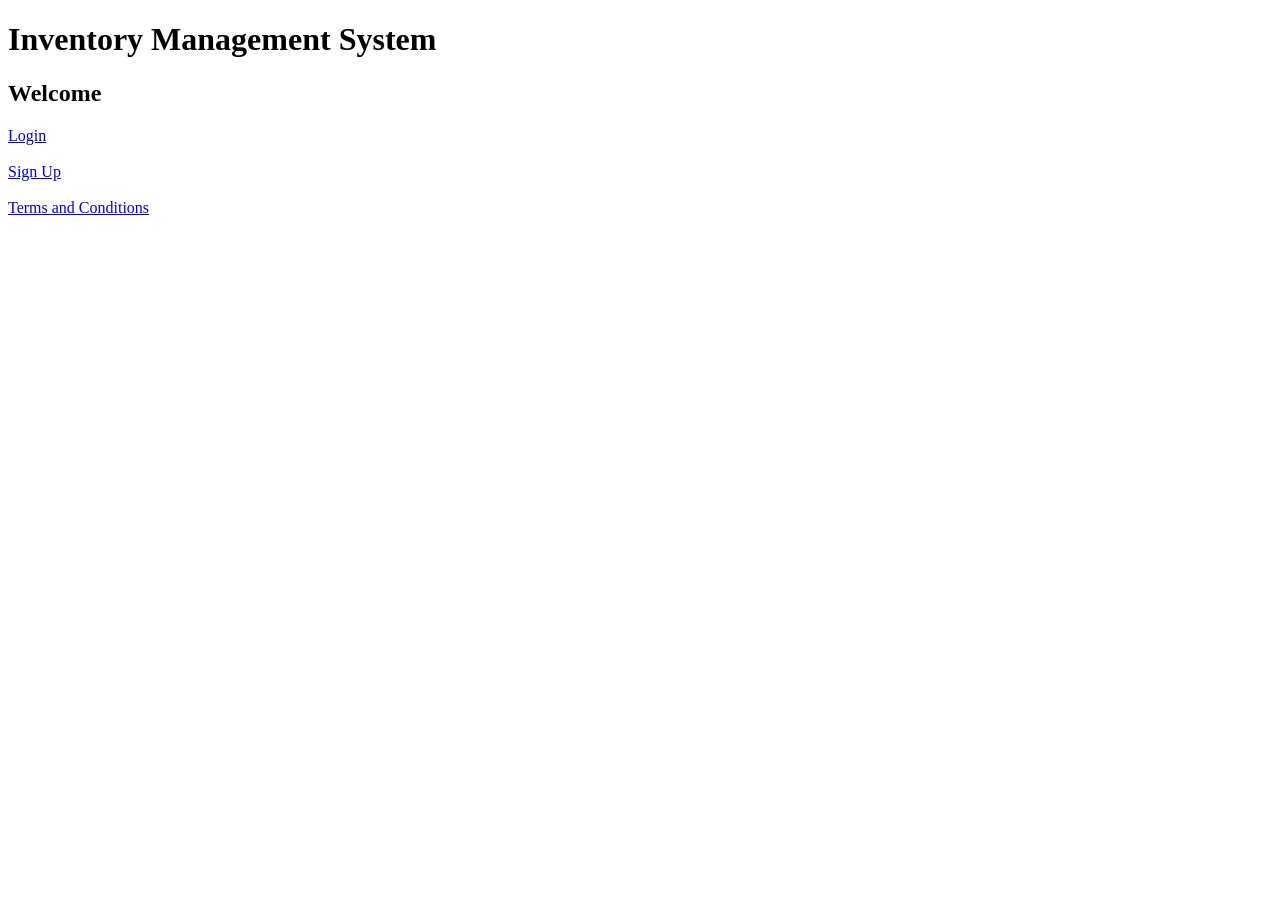
<file: index.html>
<!DOCTYPE html>
<html>
<head>
    <title>Inventory Management System</title>
</head>

<body>

    <h1>Inventory Management System</h1>

    <h2>Welcome</h2>

    <nav>
        <a href="dashboard.html">Login</a>
        <br><br>

        <a href="#">Sign Up</a>
        <br><br>

        <a href="#">Terms and Conditions</a>
    </nav>

</body>
</html>
</file>
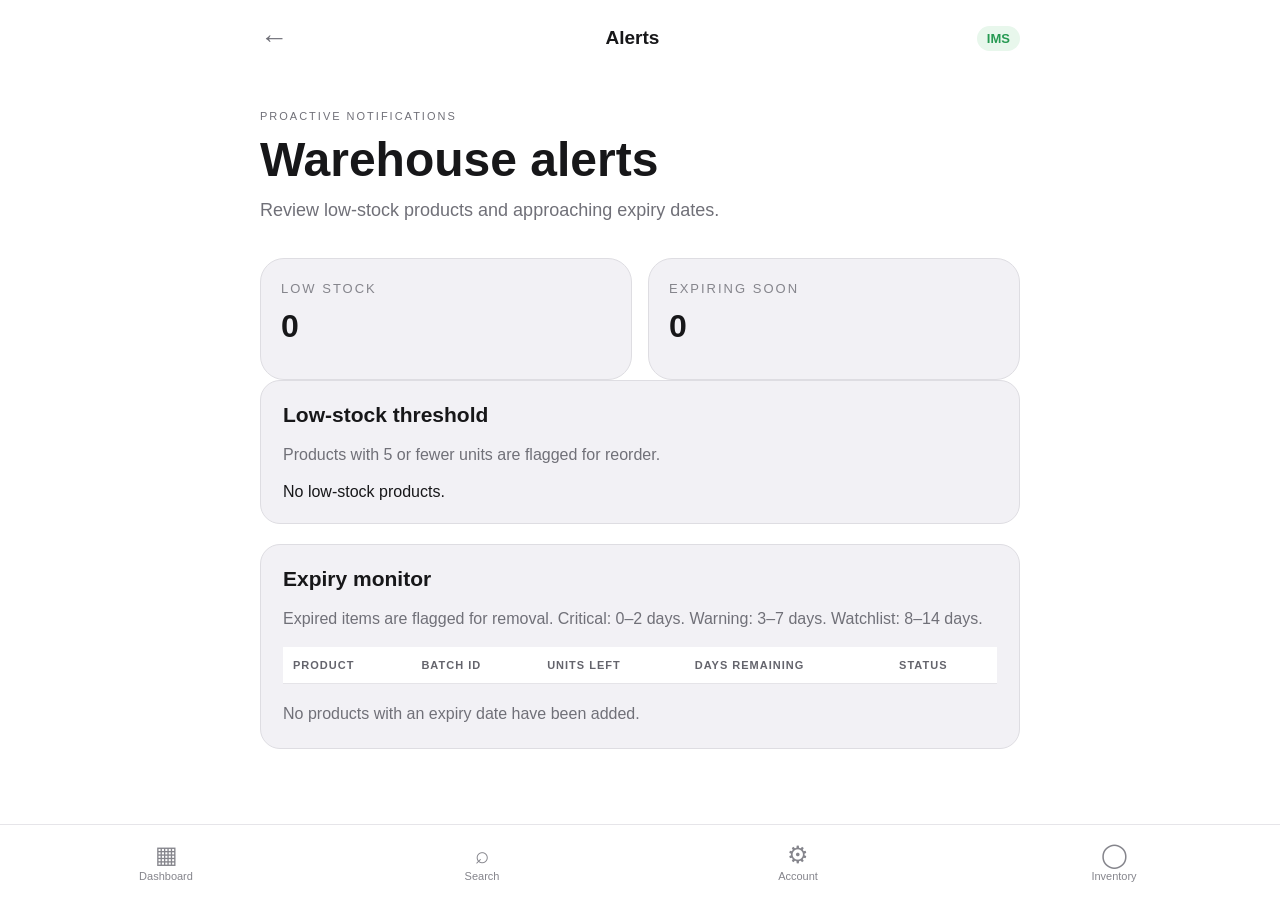
<file: alerts.html>
<!DOCTYPE html>
<html lang="en">
<head>
    <meta charset="UTF-8">
    <meta name="viewport" content="width=device-width, initial-scale=1.0">
    <title>Alerts | IMS</title>
    <link rel="stylesheet" href="style.css">
</head>
<body class="app-page">

<header class="app-topbar">
    <a class="topbar-back" href="dashboard.html">←</a>
    <span class="topbar-title">Alerts</span>
    <span class="status-pill">IMS</span>
</header>

<main class="content-main">

    <section class="page-heading">
        <p class="eyebrow">PROACTIVE NOTIFICATIONS</p>
        <h1>Warehouse alerts</h1>
        <p class="subtitle">
            Review low-stock products and approaching expiry dates.
        </p>
    </section>

    <section class="stats-grid">

        <article class="stat-card">
            <p>Low stock</p>
            <strong id="alertLowCount">0</strong>
        </article>

        <article class="stat-card">
            <p>Expiring soon</p>
            <strong id="alertExpiryCount">0</strong>
        </article>

    </section>

    <section class="content-card">
        <h2>Low-stock threshold</h2>

        <p class="helper-text">
            Products with 5 or fewer units are flagged for reorder.
        </p>

        <div id="lowStockList" class="simple-list"></div>
    </section>

    <section class="content-card">

        <h2>Expiry monitor</h2>

        <p class="helper-text">
            Expired items are flagged for removal.
            Critical: 0–2 days.
            Warning: 3–7 days.
            Watchlist: 8–14 days.
        </p>

        <div class="table-wrap">

            <table class="data-table">

                <thead>
                    <tr>
                        <th>Product</th>
                        <th>Batch ID</th>
                        <th>Units left</th>
                        <th>Days remaining</th>
                        <th>Status</th>
                    </tr>
                </thead>

                <tbody id="expiryBody"></tbody>

            </table>

        </div>

        <p id="expiryEmpty" class="empty-state">
            No products with an expiry date have been added.
        </p>

    </section>

</main>

<nav class="bottom-nav">
    <a class="nav-item" href="dashboard.html"><span>▦</span>Dashboard</a>
    <a class="nav-item" href="search-inventory.html"><span>⌕</span>Search</a>
    <a class="nav-item" href="index.html"><span>⚙</span>Account</a>
    <a class="nav-item" href="manage-inventory.html"><span>◯</span>Inventory</a>
</nav>

<script src="script.js"></script>
</body>
</html>
</file>
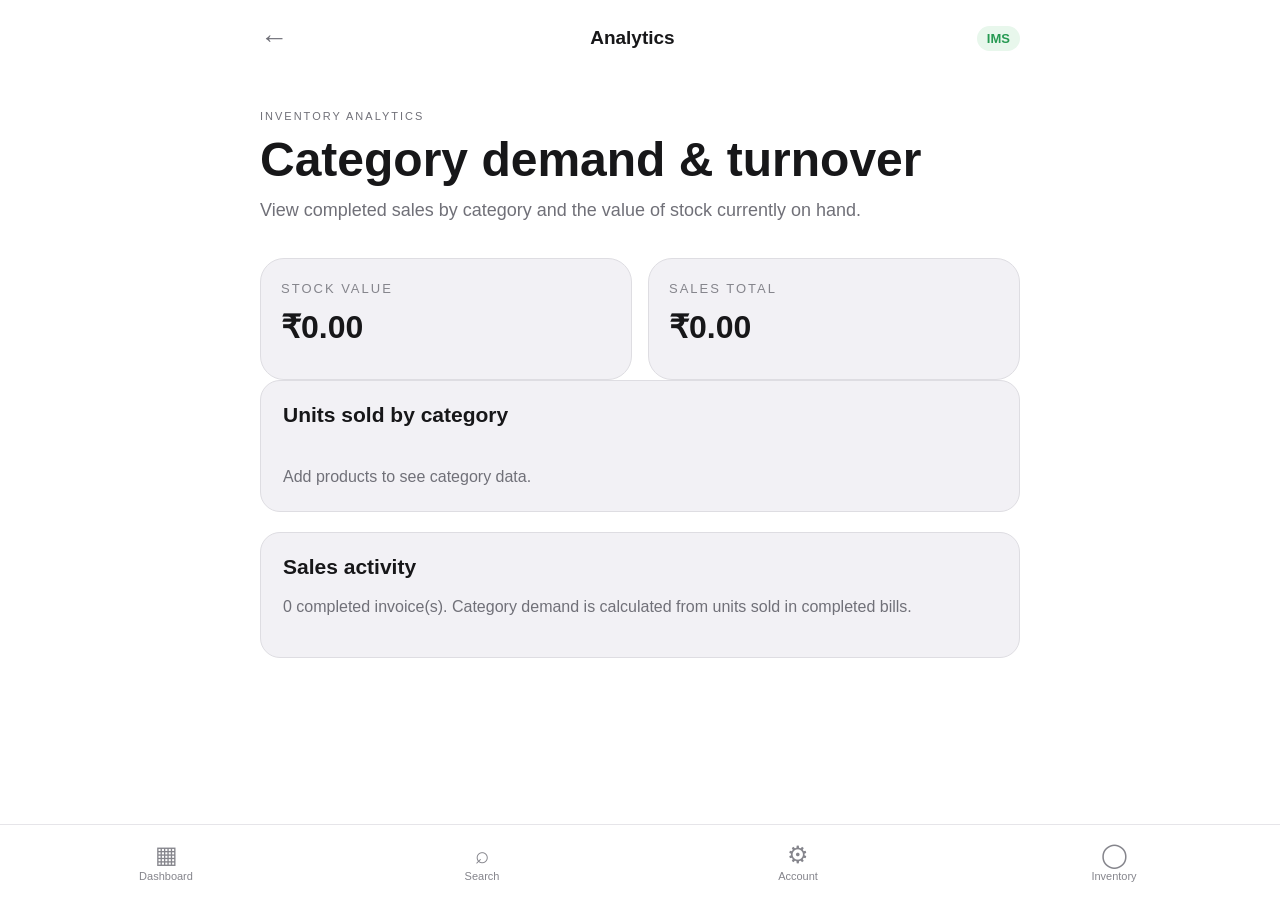
<file: analytics.html>
<!DOCTYPE html>
<html lang="en">
<head>
    <meta charset="UTF-8">
    <meta name="viewport" content="width=device-width, initial-scale=1.0">
    <title>Analytics | IMS</title>
    <link rel="stylesheet" href="style.css">
</head>
<body class="app-page">

<header class="app-topbar">
    <a class="topbar-back" href="dashboard.html">←</a>
    <span class="topbar-title">Analytics</span>
    <span class="status-pill">IMS</span>
</header>

<main class="content-main">

    <section class="page-heading">
        <p class="eyebrow">INVENTORY ANALYTICS</p>
        <h1>Category demand &amp; turnover</h1>
        <p class="subtitle">
            View completed sales by category and the value of stock currently on hand.
        </p>
    </section>

    <section class="stats-grid">

        <article class="stat-card">
            <p>Stock value</p>
            <strong id="stockValue">₹0</strong>
        </article>

        <article class="stat-card">
            <p>Sales total</p>
            <strong id="salesValue">₹0</strong>
        </article>

    </section>

    <section class="content-card">

        <h2>Units sold by category</h2>

        <div id="categoryChart" class="bar-list"></div>

        <p id="analyticsEmpty" class="empty-state">
            Add products to see category data.
        </p>

    </section>

    <section class="content-card">

        <h2>Sales activity</h2>

        <p id="salesCount" class="helper-text">
            No completed sales yet.
        </p>

    </section>

</main>

<nav class="bottom-nav">
    <a class="nav-item" href="dashboard.html"><span>▦</span>Dashboard</a>
    <a class="nav-item" href="search-inventory.html"><span>⌕</span>Search</a>
    <a class="nav-item" href="index.html"><span>⚙</span>Account</a>
    <a class="nav-item" href="manage-inventory.html"><span>◯</span>Inventory</a>
</nav>

<script src="script.js"></script>
</body>
</html>
</file>
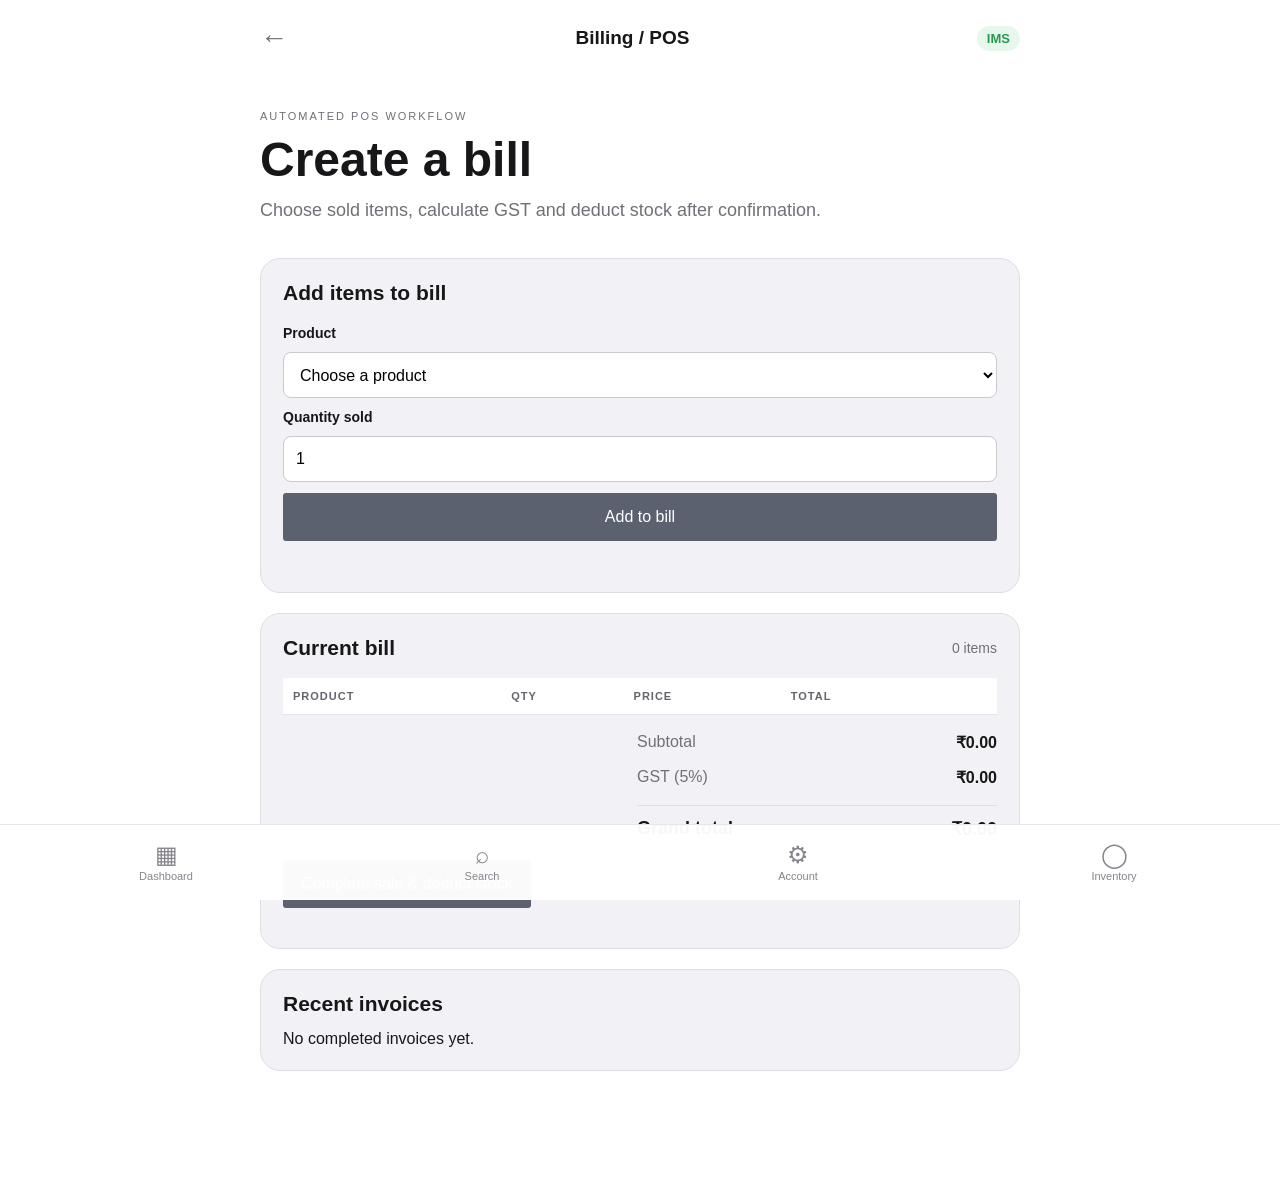
<file: billing.html>
<!DOCTYPE html>
<html lang="en">
<head>
    <meta charset="UTF-8">
    <meta name="viewport" content="width=device-width, initial-scale=1.0">
    <title>Billing / POS | IMS</title>
    <link rel="stylesheet" href="style.css">
</head>
<body class="app-page">

<header class="app-topbar">
    <a class="topbar-back" href="dashboard.html">←</a>
    <span class="topbar-title">Billing / POS</span>
    <span class="status-pill">IMS</span>
</header>

<main class="content-main">

    <section class="page-heading">
        <p class="eyebrow">AUTOMATED POS WORKFLOW</p>
        <h1>Create a bill</h1>
        <p class="subtitle">
            Choose sold items, calculate GST and deduct stock after confirmation.
        </p>
    </section>

    <section class="content-card">
        <h2>Add items to bill</h2>

        <form id="billForm" class="product-form">

            <label for="billProduct">Product</label>
            <select id="billProduct" required>
                <option value="">Choose a product</option>
            </select>

            <label for="billQuantity">Quantity sold</label>
            <input id="billQuantity"
                   type="number"
                   min="1"
                   step="1"
                   value="1"
                   required>

            <button class="primary-button" type="submit">
                Add to bill
            </button>

            <p id="billMessage" class="form-message" role="status"></p>
        </form>
    </section>

    <section class="content-card">

        <div class="section-heading">
            <h2>Current bill</h2>
            <span id="billItemCount">0 items</span>
        </div>

        <div class="table-wrap">
            <table class="data-table">
                <thead>
                    <tr>
                        <th>Product</th>
                        <th>Qty</th>
                        <th>Price</th>
                        <th>Total</th>
                        <th></th>
                    </tr>
                </thead>
                <tbody id="billBody"></tbody>
            </table>
        </div>

        <div class="bill-totals">

            <p>
                Subtotal
                <strong id="billSubtotal">₹0.00</strong>
            </p>

            <p>
                GST (5%)
                <strong id="billTax">₹0.00</strong>
            </p>

            <p class="bill-grand">
                Grand total
                <strong id="billTotal">₹0.00</strong>
            </p>

        </div>

        <button id="completeBill" class="primary-button" type="button">
            Complete sale &amp; deduct stock
        </button>

        <p id="invoiceMessage" class="form-message" role="status"></p>

    </section>

    <section class="content-card">
        <h2>Recent invoices</h2>
        <div id="invoiceList" class="simple-list"></div>
    </section>

</main>

<nav class="bottom-nav">
    <a class="nav-item" href="dashboard.html"><span>▦</span>Dashboard</a>
    <a class="nav-item" href="search-inventory.html"><span>⌕</span>Search</a>
    <a class="nav-item" href="index.html"><span>⚙</span>Account</a>
    <a class="nav-item" href="manage-inventory.html"><span>◯</span>Inventory</a>
</nav>

<script src="script.js"></script>
</body>
</html>
</file>
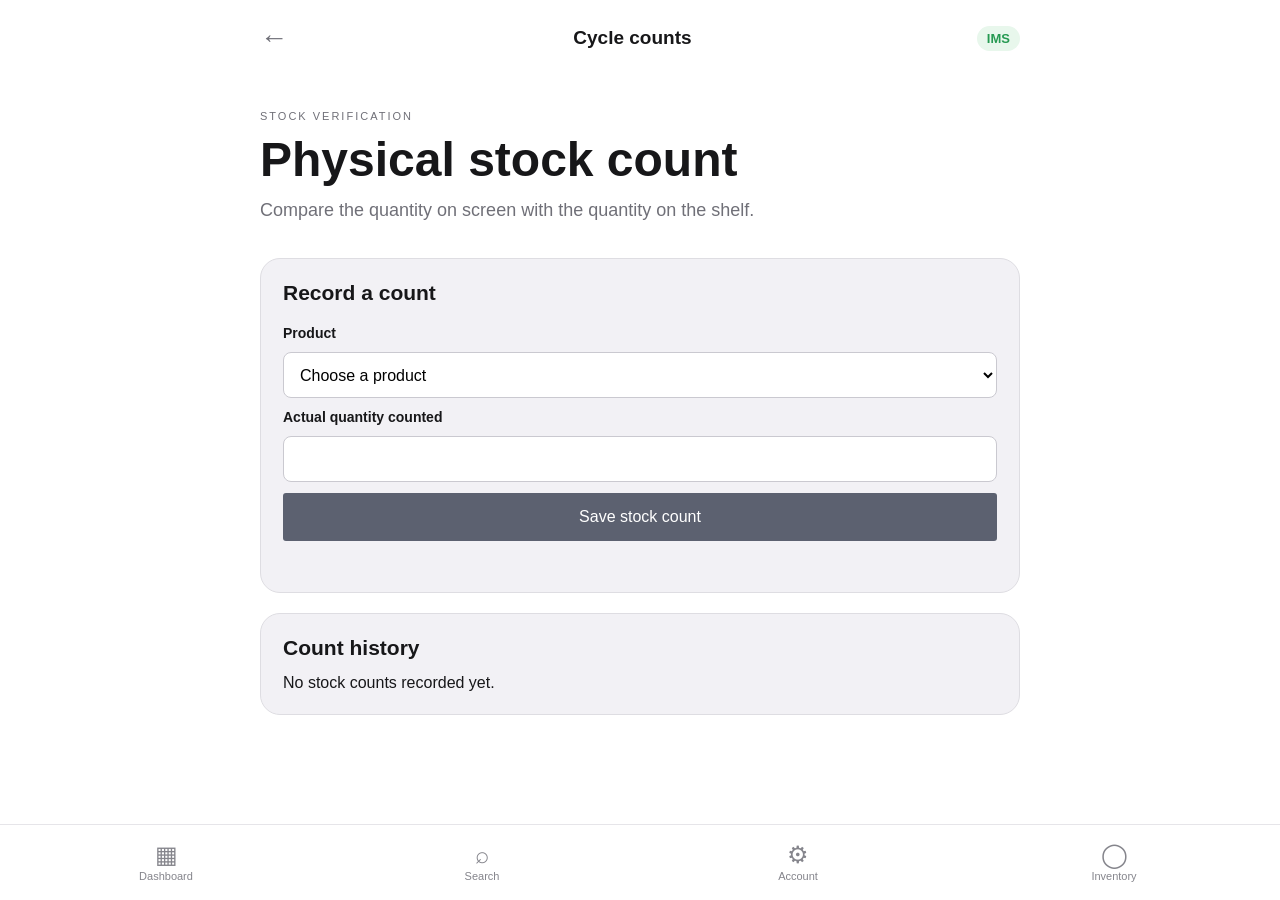
<file: cycle-counts.html>
<!DOCTYPE html>
<html lang="en">
<head>
    <meta charset="UTF-8">
    <meta name="viewport" content="width=device-width, initial-scale=1.0">
    <title>Cycle counts | IMS</title>
    <link rel="stylesheet" href="style.css">
</head>
<body class="app-page">

<header class="app-topbar">
    <a class="topbar-back" href="dashboard.html">←</a>
    <span class="topbar-title">Cycle counts</span>
    <span class="status-pill">IMS</span>
</header>

<main class="content-main">

    <section class="page-heading">
        <p class="eyebrow">STOCK VERIFICATION</p>
        <h1>Physical stock count</h1>
        <p class="subtitle">
            Compare the quantity on screen with the quantity on the shelf.
        </p>
    </section>

    <section class="content-card">

        <h2>Record a count</h2>

        <form id="countForm" class="product-form">

            <label for="countProduct">Product</label>

            <select id="countProduct" required>
                <option value="">Choose a product</option>
            </select>

            <label for="countQuantity">
                Actual quantity counted
            </label>

            <input
                id="countQuantity"
                type="number"
                min="0"
                step="1"
                required
            >

            <button class="primary-button" type="submit">
                Save stock count
            </button>

            <p id="countMessage" class="form-message" role="status"></p>

        </form>

    </section>

    <section class="content-card">

        <h2>Count history</h2>

        <div id="countHistory" class="simple-list"></div>

    </section>

</main>

<nav class="bottom-nav">
    <a class="nav-item" href="dashboard.html"><span>▦</span>Dashboard</a>
    <a class="nav-item" href="search-inventory.html"><span>⌕</span>Search</a>
    <a class="nav-item" href="index.html"><span>⚙</span>Account</a>
    <a class="nav-item" href="manage-inventory.html"><span>◯</span>Inventory</a>
</nav>

<script src="script.js"></script>
</body>
</html>
</file>
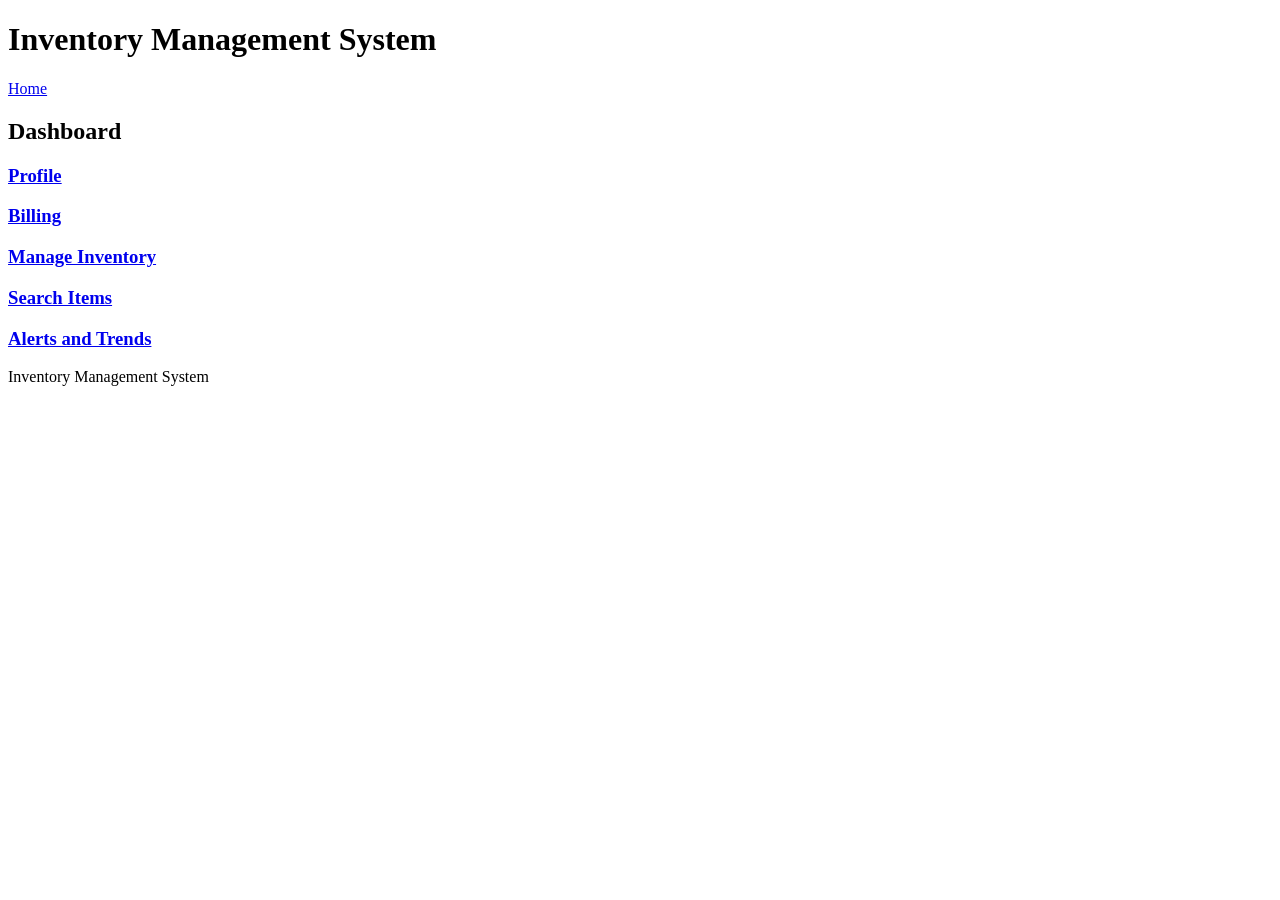
<file: dashboard.html>
<!DOCTYPE html>
<html>
<head>
    <title>Dashboard</title>
</head>

<body>

    <header>
        <h1>Inventory Management System</h1>
        <a href="index.html">Home</a>
    </header>

    <main>

        <h2>Dashboard</h2>

        <div>
            <h3><a href="#">Profile</a></h3>
        </div>

        <div>
            <h3><a href="#">Billing</a></h3>
        </div>

        <div>
            <h3><a href="#">Manage Inventory</a></h3>
        </div>

        <div>
            <h3><a href="#">Search Items</a></h3>
        </div>

        <div>
            <h3><a href="#">Alerts and Trends</a></h3>
        </div>

    </main>

    <footer>
        <p>Inventory Management System</p>
    </footer>

</body>
</html>
</file>
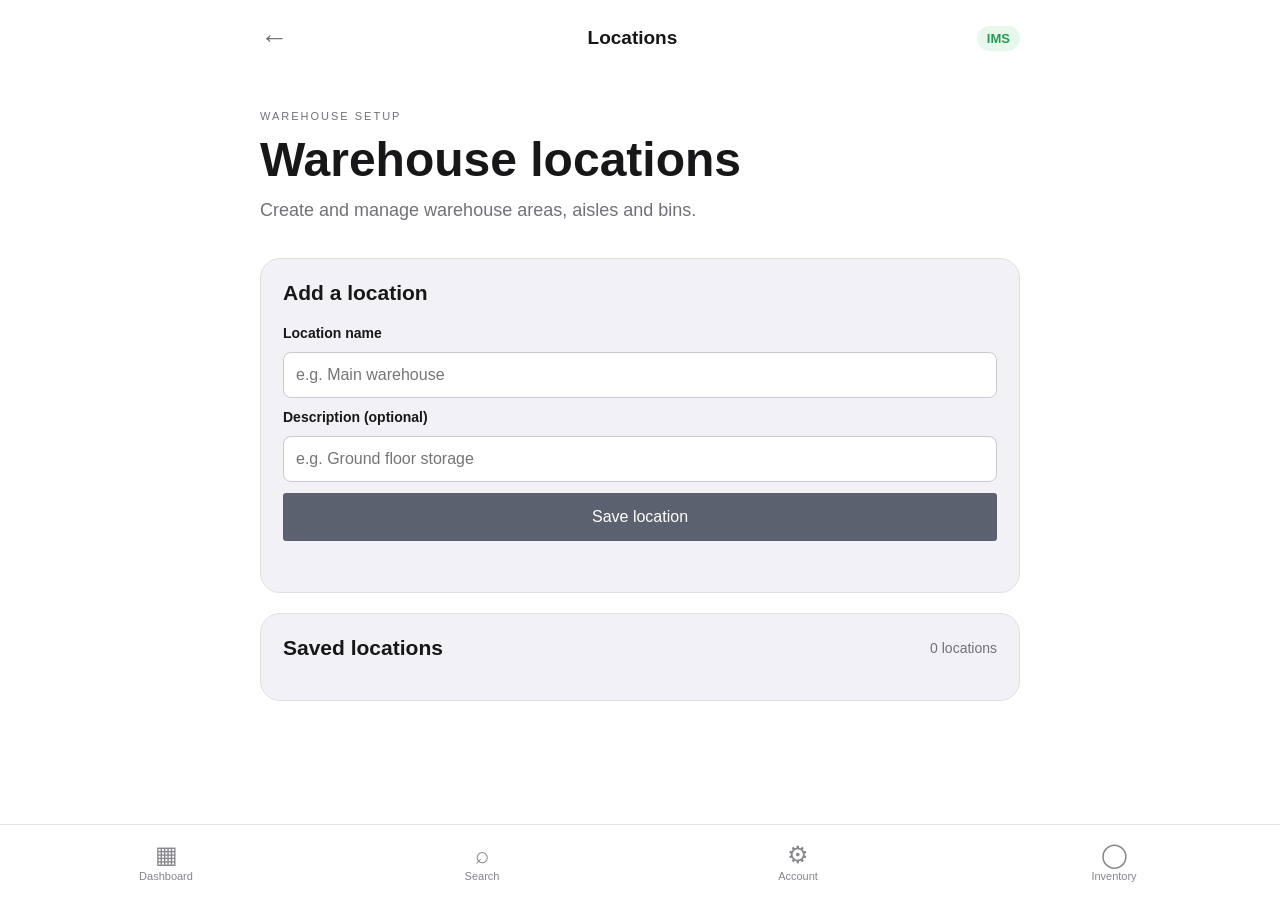
<file: locations.html>
<!DOCTYPE html>
<html lang="en">
<head>
    <meta charset="UTF-8">
    <meta name="viewport" content="width=device-width, initial-scale=1.0">
    <title>Locations | IMS</title>
    <link rel="stylesheet" href="style.css">
</head>
<body class="app-page">

<header class="app-topbar">
    <a class="topbar-back" href="dashboard.html">←</a>
    <span class="topbar-title">Locations</span>
    <span class="status-pill">IMS</span>
</header>

<main class="content-main">

    <section class="page-heading">
        <p class="eyebrow">WAREHOUSE SETUP</p>
        <h1>Warehouse locations</h1>
        <p class="subtitle">Create and manage warehouse areas, aisles and bins.</p>
    </section>

    <section class="content-card">
        <h2>Add a location</h2>

        <form id="locationForm" class="product-form">

            <label for="locationInput">Location name</label>
            <input id="locationInput"
                   placeholder="e.g. Main warehouse" required>

            <label for="locationNote">Description (optional)</label>
            <input id="locationNote"
                   placeholder="e.g. Ground floor storage">

            <button class="primary-button" type="submit">
                Save location
            </button>

            <p id="locationMessage" class="form-message" role="status"></p>
        </form>
    </section>

    <section class="content-card">
        <div class="section-heading">
            <h2>Saved locations</h2>
            <span id="locationCount">0 locations</span>
        </div>

        <div id="locationList" class="simple-list"></div>
    </section>

</main>

<nav class="bottom-nav">
    <a class="nav-item" href="dashboard.html"><span>▦</span>Dashboard</a>
    <a class="nav-item" href="search-inventory.html"><span>⌕</span>Search</a>
    <a class="nav-item" href="index.html"><span>⚙</span>Account</a>
    <a class="nav-item" href="manage-inventory.html"><span>◯</span>Inventory</a>
</nav>

<script src="script.js"></script>
</body>
</html>
</file>
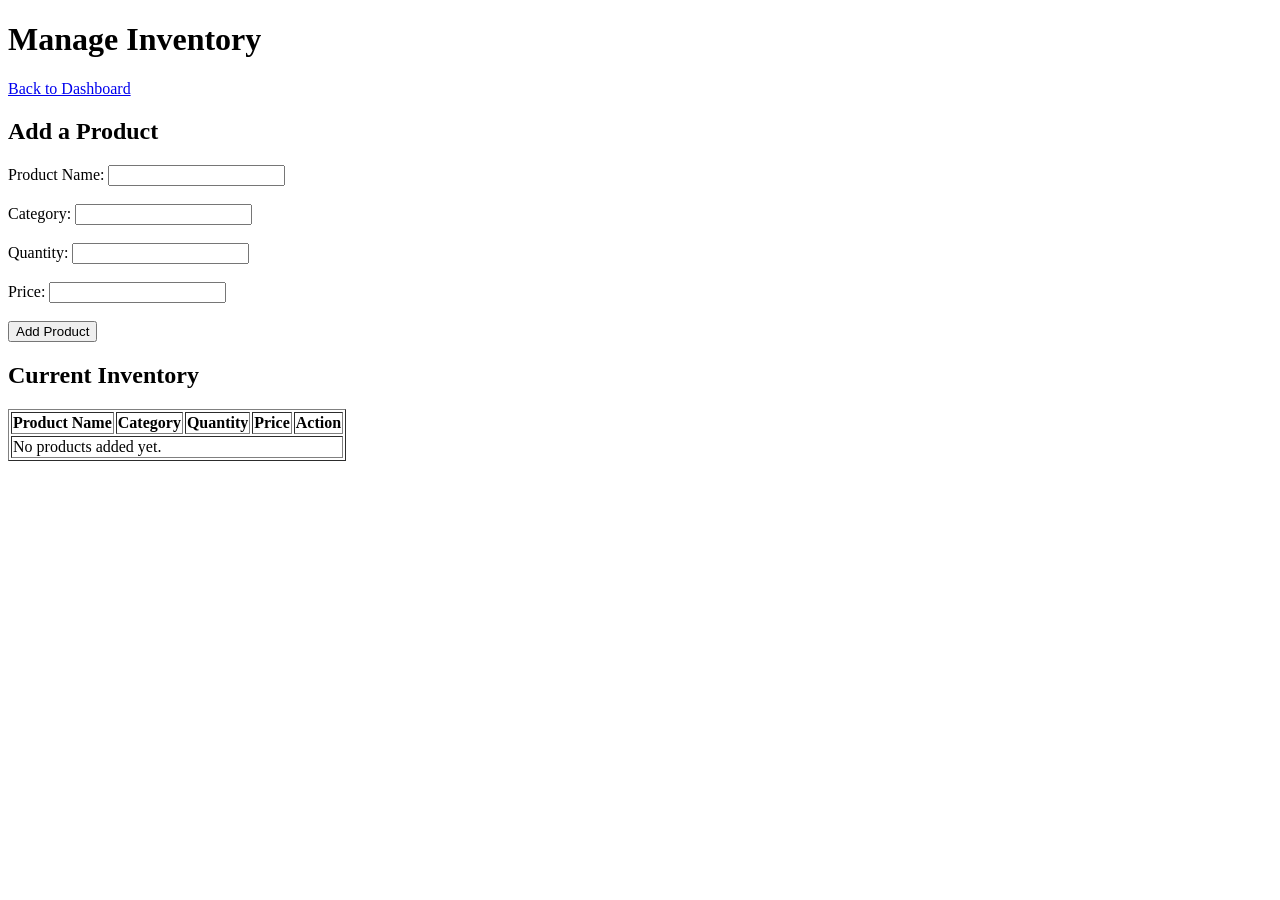
<file: manage-inventory.html>
<!DOCTYPE html>
<html>
<head>
    <title>Manage Inventory</title>
</head>

<body>

    <header>
        <h1>Manage Inventory</h1>
        <a href="dashboard.html">Back to Dashboard</a>
    </header>

    <main>

        <h2>Add a Product</h2>

        <form>
            <label for="productName">Product Name:</label>
            <input type="text" id="productName">
            <br><br>

            <label for="category">Category:</label>
            <input type="text" id="category">
            <br><br>

            <label for="quantity">Quantity:</label>
            <input type="number" id="quantity">
            <br><br>

            <label for="price">Price:</label>
            <input type="number" id="price">
            <br><br>

            <button type="button">Add Product</button>
        </form>

        <h2>Current Inventory</h2>

        <table border="1">
            <tr>
                <th>Product Name</th>
                <th>Category</th>
                <th>Quantity</th>
                <th>Price</th>
                <th>Action</th>
            </tr>

            <tr>
                <td colspan="5">No products added yet.</td>
            </tr>
        </table>

    </main>

</body>
</html>
</file>
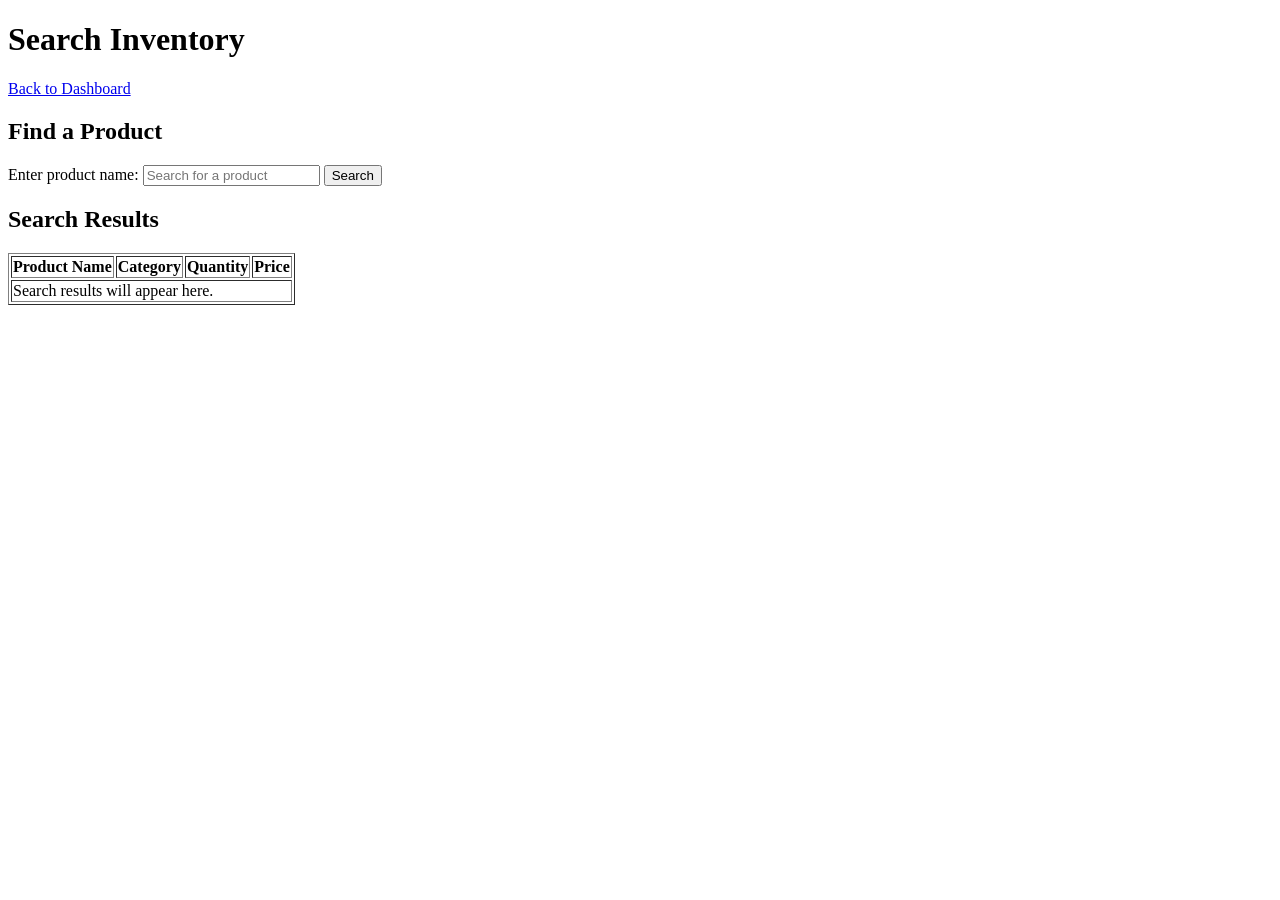
<file: search-inventory.html>
<!DOCTYPE html>
<html>
<head>
    <title>Search Inventory</title>
</head>

<body>

    <header>
        <h1>Search Inventory</h1>
        <a href="dashboard.html">Back to Dashboard</a>
    </header>

    <main>

        <h2>Find a Product</h2>

        <form>
            <label for="searchProduct">Enter product name:</label>

            <input type="search" id="searchProduct"
                   placeholder="Search for a product">

            <button type="button">Search</button>
        </form>

        <h2>Search Results</h2>

        <table border="1">

            <tr>
                <th>Product Name</th>
                <th>Category</th>
                <th>Quantity</th>
                <th>Price</th>
            </tr>

            <tr>
                <td colspan="4">Search results will appear here.</td>
            </tr>

        </table>

    </main>

</body>
</html>
</file>
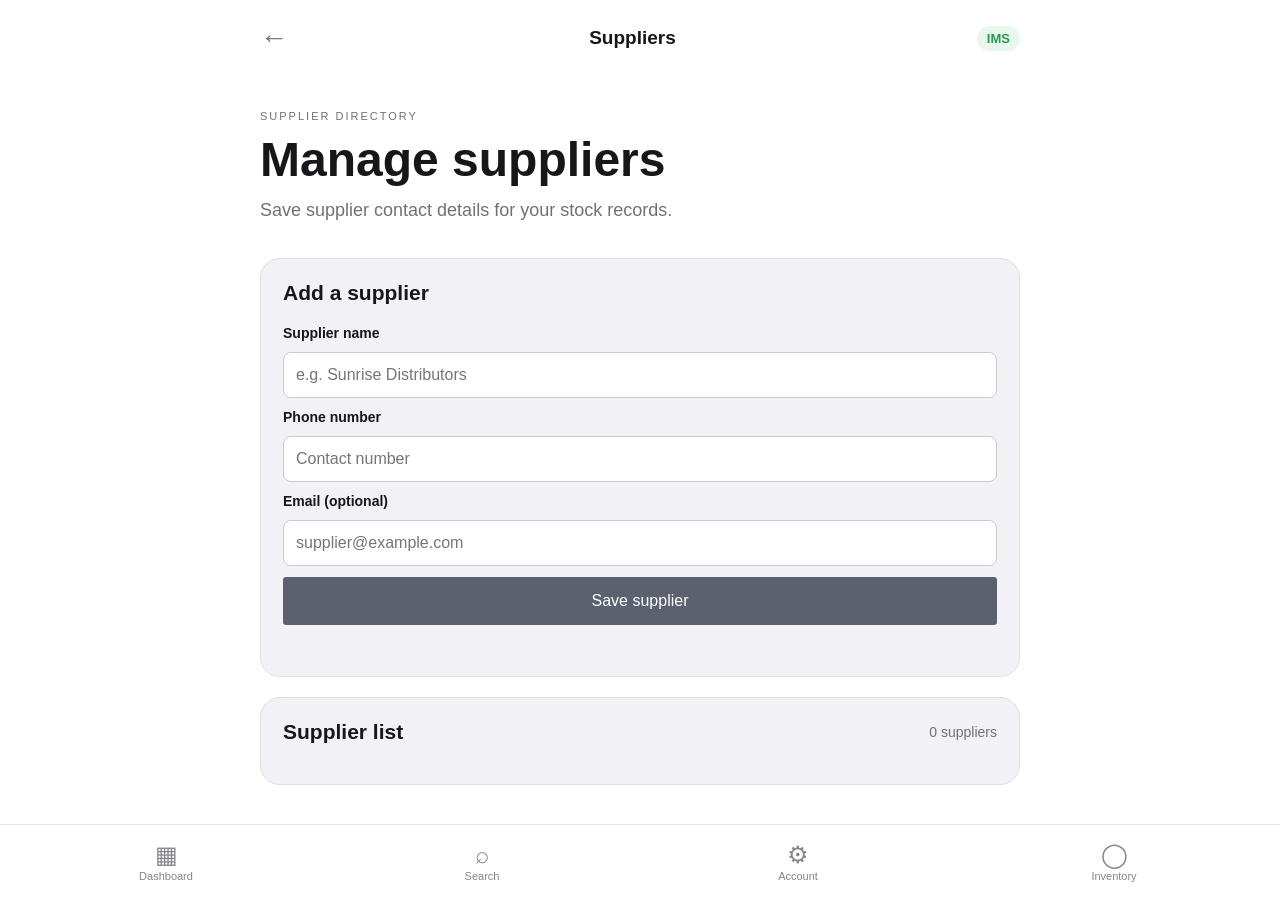
<file: suppliers.html>
<!DOCTYPE html>
<html lang="en">
<head>
    <meta charset="UTF-8">
    <meta name="viewport" content="width=device-width, initial-scale=1.0">
    <title>Suppliers | IMS</title>
    <link rel="stylesheet" href="style.css">
</head>
<body class="app-page">

<header class="app-topbar">
    <a class="topbar-back" href="dashboard.html">←</a>
    <span class="topbar-title">Suppliers</span>
    <span class="status-pill">IMS</span>
</header>

<main class="content-main">

    <section class="page-heading">
        <p class="eyebrow">SUPPLIER DIRECTORY</p>
        <h1>Manage suppliers</h1>
        <p class="subtitle">Save supplier contact details for your stock records.</p>
    </section>

    <section class="content-card">
        <h2>Add a supplier</h2>

        <form id="supplierForm" class="product-form">

            <label for="supplierName">Supplier name</label>
            <input id="supplierName"
                   required
                   placeholder="e.g. Sunrise Distributors">

            <label for="supplierPhone">Phone number</label>
            <input id="supplierPhone"
                   type="tel"
                   placeholder="Contact number">

            <label for="supplierEmail">Email (optional)</label>
            <input id="supplierEmail"
                   type="email"
                   placeholder="supplier@example.com">

            <button class="primary-button" type="submit">
                Save supplier
            </button>

            <p id="supplierMessage" class="form-message" role="status"></p>
        </form>
    </section>

    <section class="content-card">
        <div class="section-heading">
            <h2>Supplier list</h2>
            <span id="supplierCount">0 suppliers</span>
        </div>

        <div id="supplierList" class="simple-list"></div>
    </section>

</main>

<nav class="bottom-nav">
    <a class="nav-item" href="dashboard.html"><span>▦</span>Dashboard</a>
    <a class="nav-item" href="search-inventory.html"><span>⌕</span>Search</a>
    <a class="nav-item" href="index.html"><span>⚙</span>Account</a>
    <a class="nav-item" href="manage-inventory.html"><span>◯</span>Inventory</a>
</nav>

<script src="script.js"></script>
</body>
</html>
</file>
<file: style.css>
/* =====================================
   1. SHARED SETTINGS
===================================== */

* {
    box-sizing: border-box;
}

:root {
    --page: #ffffff;
    --card: #f2f1f5;
    --border: #dedde2;
    --text: #171719;
    --muted: #707078;
    --accent: #5c6170;
    --accent-dark: #454a57;
    --success: #26734d;
    --warning-bg: #fff1d8;
    --warning-text: #8a5b12;
}

body {
    margin: 0;
    background: var(--page);
    color: var(--text);
    font-family: Arial, Helvetica, sans-serif;
    font-size: 16px;
}

a {
    color: inherit;
}

button,
input {
    font: inherit;
}

button {
    cursor: pointer;
}

/* =====================================
   2. SIGN-UP PAGE
===================================== */

.signup-page {
    min-height: 100vh;
}

.signup-wrap {
    width: min(100% - 36px, 560px);
    margin: 0 auto;
    padding: 28px 0 48px;
}

.back-link {
    display: inline-block;
    color: var(--muted);
    font-size: 30px;
    text-decoration: none;
}

.signup-content {
    margin-top: 74px;
    text-align: center;
}

.brand-mark {
    display: grid;
    width: 82px;
    height: 82px;
    margin: 0 auto 28px;
    place-items: center;
    border: 14px solid #d9d9dd;
    border-top-color: #888990;
    border-radius: 50%;
    color: #777982;
    font-size: 28px;
    font-weight: bold;
}

.signup-content h1 {
    margin: 0;
    font-size: clamp(30px, 7vw, 42px);
}

.subtitle {
    margin: 10px 0 0;
    color: var(--muted);
    font-size: 19px;
    line-height: 1.5;
}

.signup-form {
    display: grid;
    gap: 20px;
    margin-top: 82px;
    text-align: left;
}

.input-row {
    display: flex;
    min-height: 62px;
    align-items: center;
    gap: 12px;
    border: 1px solid #a9a9ad;
    padding: 0 14px;
}

.input-icon {
    color: #242428;
    font-size: 22px;
}

.input-row input {
    width: 100%;
    min-width: 0;
    border: 0;
    outline: 0;
    background: transparent;
    color: var(--text);
    font-size: 18px;
}

.valid-mark {
    font-size: 22px;
}

.show-password {
    border: 0;
    background: transparent;
    color: var(--text);
    font-size: 22px;
}

.terms-row {
    display: flex;
    align-items: center;
    gap: 9px;
    font-size: 16px;
}

.terms-row input {
    width: 19px;
    height: 19px;
    accent-color: var(--accent);
}

.terms-row a {
    text-decoration: underline;
}

/* =====================================
   3. BUTTONS
===================================== */

.primary-button,
.secondary-button {
    min-height: 48px;
    border: 0;
    border-radius: 3px;
    padding: 12px 18px;
}

.primary-button {
    background: var(--accent);
    color: white;
}

.primary-button:hover {
    background: var(--accent-dark);
}

.secondary-button {
    border: 1px solid var(--border);
    background: white;
    color: var(--text);
}

.signup-button {
    min-height: 62px;
    font-size: 18px;
}

.form-note {
    color: var(--muted);
    font-size: 12px;
    text-align: center;
}

/* =====================================
   4. APP HEADER
===================================== */

.app-page {
    min-height: 100vh;
    padding-bottom: 92px;
}

.app-topbar {
    display: flex;
    min-height: 76px;
    align-items: center;
    justify-content: space-between;
    padding: 18px max(22px, calc((100% - 760px) / 2));
}

.topbar-title {
    font-size: 19px;
    font-weight: bold;
}

.topbar-back {
    color: var(--muted);
    font-size: 28px;
    text-decoration: none;
}

.status-pill {
    border-radius: 20px;
    background: #e8f7ec;
    color: #269a52;
    padding: 5px 10px;
    font-size: 13px;
    font-weight: bold;
}

/* =====================================
   5. PAGE LAYOUT
===================================== */

.dashboard-main,
.content-main {
    width: min(100% - 36px, 760px);
    margin: 34px auto 40px;
}

.page-heading {
    margin-bottom: 34px;
}

.eyebrow {
    margin: 0 0 10px;
    color: var(--muted);
    font-size: 11px;
    letter-spacing: 2px;
}

.page-heading h1 {
    margin: 0;
    font-size: clamp(34px, 7vw, 48px);
}

.page-heading .subtitle {
    margin-top: 10px;
    font-size: 18px;
}

/* =====================================
   6. DASHBOARD CARDS
===================================== */

.stats-grid {
    display: grid;
    grid-template-columns: 1fr 1fr;
    gap: 16px;
}

.stat-card {
    min-height: 122px;
    padding: 22px 20px;
    border: 1px solid var(--border);
    border-radius: 24px;
    background: var(--card);
}

.stat-card p {
    margin: 0 0 12px;
    color: #85858c;
    font-size: 13px;
    letter-spacing: 2px;
    text-transform: uppercase;
}

.stat-card strong {
    font-size: 32px;
}

.stat-card small {
    display: block;
    margin-top: 6px;
    color: var(--muted);
    font-size: 12px;
}

.stat-wide {
    grid-column: 1 / -1;
}

/* =====================================
   7. DASHBOARD ACTIONS
===================================== */

.quick-section {
    margin-top: 42px;
}

.section-heading {
    display: flex;
    align-items: center;
    justify-content: space-between;
    gap: 12px;
    margin-bottom: 18px;
}

.section-heading h2,
.content-card h2 {
    margin: 0;
    font-size: 21px;
}

.section-heading > span {
    color: var(--muted);
    font-size: 14px;
}

.action-grid {
    display: grid;
    grid-template-columns: 1fr 1fr;
    gap: 14px;
}

.action-card {
    display: flex;
    min-height: 164px;
    flex-direction: column;
    align-items: flex-start;
    justify-content: flex-start;
    gap: 8px;
    border: 1px solid var(--border);
    border-radius: 23px;
    background: var(--card);
    padding: 18px;
    text-decoration: none;
}

.action-card strong {
    margin-top: 2px;
    font-size: 20px;
}

.action-card > span:last-child {
    color: var(--muted);
    line-height: 1.4;
}

.action-icon {
    display: grid;
    width: 48px;
    height: 48px;
    place-items: center;
    border: 1px solid var(--border);
    border-radius: 14px;
    background: white;
    font-size: 25px;
}

.action-card:hover {
    border-color: #b9b8c0;
    background: #eae9ee;
}

.muted-card {
    color: #777780;
}

/* =====================================
   8. CONTENT CARDS
===================================== */

.content-card {
    margin-bottom: 20px;
    border: 1px solid var(--border);
    border-radius: 20px;
    background: var(--card);
    padding: 22px;
}

/* =====================================
   9. FORMS
===================================== */

.product-form {
    display: grid;
    gap: 11px;
    margin-top: 20px;
}

.product-form label,
.search-form label {
    font-size: 14px;
    font-weight: bold;
}

.product-form input,
.search-form input {
    width: 100%;
    min-height: 46px;
    border: 1px solid #cac9d0;
    border-radius: 8px;
    background: white;
    padding: 10px 12px;
}

.product-form input:focus,
.search-form input:focus {
    border-color: var(--accent);
    outline: 2px solid #5c617022;
}

.form-two-col {
    display: grid;
    grid-template-columns: 1fr 1fr;
    gap: 14px;
}

.form-two-col > div {
    display: grid;
    gap: 11px;
}

.form-actions {
    display: flex;
    flex-wrap: wrap;
    gap: 10px;
    margin-top: 8px;
}

.form-message {
    min-height: 18px;
    margin: 0;
    color: var(--success);
    font-size: 13px;
}

.form-message.error {
    color: #a12c2c;
}

.search-form {
    display: grid;
    gap: 12px;
}

.search-row {
    display: flex;
    gap: 10px;
}

.search-row input {
    flex: 1;
    min-width: 0;
}

.search-row button {
    min-width: 100px;
}

/* =====================================
   10. INVENTORY TABLE
===================================== */

.empty-state {
    margin: 18px 0 0;
    color: var(--muted);
    line-height: 1.5;
}

.table-wrap {
    width: 100%;
    overflow-x: auto;
    margin-top: 14px;
}

.data-table {
    width: 100%;
    border-collapse: collapse;
    background: white;
    font-size: 14px;
}

.data-table th,
.data-table td {
    border-bottom: 1px solid #e5e4e8;
    padding: 12px 10px;
    text-align: left;
    white-space: nowrap;
}

.data-table th {
    color: #64646c;
    font-size: 11px;
    letter-spacing: 1px;
    text-transform: uppercase;
}

/* =====================================
   11. STOCK STATUS
===================================== */

.stock-tag {
    display: inline-block;
    border-radius: 20px;
    background: #e5f3eb;
    color: var(--success);
    padding: 5px 9px;
    font-size: 12px;
}

.stock-tag.low {
    background: var(--warning-bg);
    color: var(--warning-text);
}

.stock-tag.critical {
    background: #ffe3e3;
    color: #a12c2c;
}

/* =====================================
   12. TABLE ACTION BUTTONS
===================================== */

.table-actions {
    display: flex;
    gap: 7px;
}

.small-button {
    border: 1px solid var(--border);
    border-radius: 6px;
    background: white;
    padding: 6px 9px;
    color: var(--text);
    font-size: 12px;
}

.small-button.delete {
    color: #a12c2c;
}

/* =====================================
   13. BOTTOM NAVIGATION
===================================== */

.bottom-nav {
    position: fixed;
    right: 0;
    bottom: 0;
    left: 0;
    z-index: 5;

    display: grid;
    grid-template-columns: repeat(4, 1fr);

    min-height: 76px;

    border-top: 1px solid #e6e5e9;
    background: rgba(255, 255, 255, 0.97);

    padding: 8px 8px max(8px, env(safe-area-inset-bottom));
}

.nav-item {
    display: flex;
    flex-direction: column;
    align-items: center;
    justify-content: center;
    gap: 3px;

    color: #85858c;
    font-size: 11px;
    text-decoration: none;
}

.nav-item span {
    font-size: 24px;
    line-height: 1;
}

.nav-item.active {
    color: var(--text);
}

/* =====================================
   14. ADDITIONAL MODULE STYLES
===================================== */

[hidden] {
    display: none !important;
}

.helper-text {
    color: var(--muted);
    line-height: 1.5;
}

.simple-list {
    display: grid;
    gap: 10px;
    margin-top: 14px;
}

.simple-list-item {
    display: flex;
    align-items: center;
    justify-content: space-between;
    gap: 12px;

    padding: 13px;

    border: 1px solid var(--border);
    border-radius: 10px;
    background: #fff;

    line-height: 1.45;
}

.simple-list-item span {
    min-width: 0;
    overflow-wrap: anywhere;
}

/* Billing totals */

.bill-totals {
    max-width: 360px;
    margin: 18px 0 20px auto;
}

.bill-totals p {
    display: flex;
    justify-content: space-between;
    gap: 20px;
    color: var(--muted);
}

.bill-totals strong {
    color: var(--text);
}

.bill-totals .bill-grand {
    border-top: 1px solid var(--border);
    padding-top: 12px;
    color: var(--text);
    font-size: 18px;
    font-weight: bold;
}

/* Analytics bars */

.bar-list {
    display: grid;
    gap: 17px;
    margin-top: 20px;
}

.bar-item {
    display: grid;
    grid-template-columns: minmax(90px, 150px) 1fr auto;
    align-items: center;
    gap: 12px;
}

.bar-label {
    font-size: 14px;
    font-weight: bold;
    overflow-wrap: anywhere;
}

.bar-track {
    height: 20px;
    overflow: hidden;
    border-radius: 6px;
    background: #e9e9ed;
}

.bar-fill {
    height: 100%;
    border-radius: 6px;
    background: #16ad83;
}

.bar-item > strong {
    font-size: 13px;
    white-space: nowrap;
}

/* Dropdowns */

select {
    width: 100%;
    min-height: 46px;
    border: 1px solid #cac9d0;
    border-radius: 8px;
    background: #fff;
    padding: 10px 12px;
    font: inherit;
}

/* Keyboard accessibility */

button:focus-visible,
a:focus-visible,
input:focus-visible,
select:focus-visible {
    outline: 3px solid #16ad8355;
    outline-offset: 2px;
}

/* =====================================
   15. RESPONSIVE DESIGN
===================================== */

@media (max-width: 520px) {

    .signup-content {
        margin-top: 54px;
    }

    .signup-form {
        margin-top: 56px;
    }

    .dashboard-main,
    .content-main {
        margin-top: 22px;
    }

    .action-card {
        min-height: 150px;
        padding: 15px;
    }

    .action-card strong {
        font-size: 18px;
    }

    .content-card {
        padding: 17px;
    }

    .bar-item {
        grid-template-columns: 1fr auto;
    }

    .bar-track {
        grid-column: 1 / -1;
        grid-row: 2;
    }

    .simple-list-item {
        align-items: flex-start;
    }
}

@media (max-width: 380px) {

    .stats-grid,
    .action-grid,
    .form-two-col {
        grid-template-columns: 1fr;
    }

    .stat-wide {
        grid-column: auto;
    }

    .search-row {
        flex-direction: column;
    }
}
</file>
